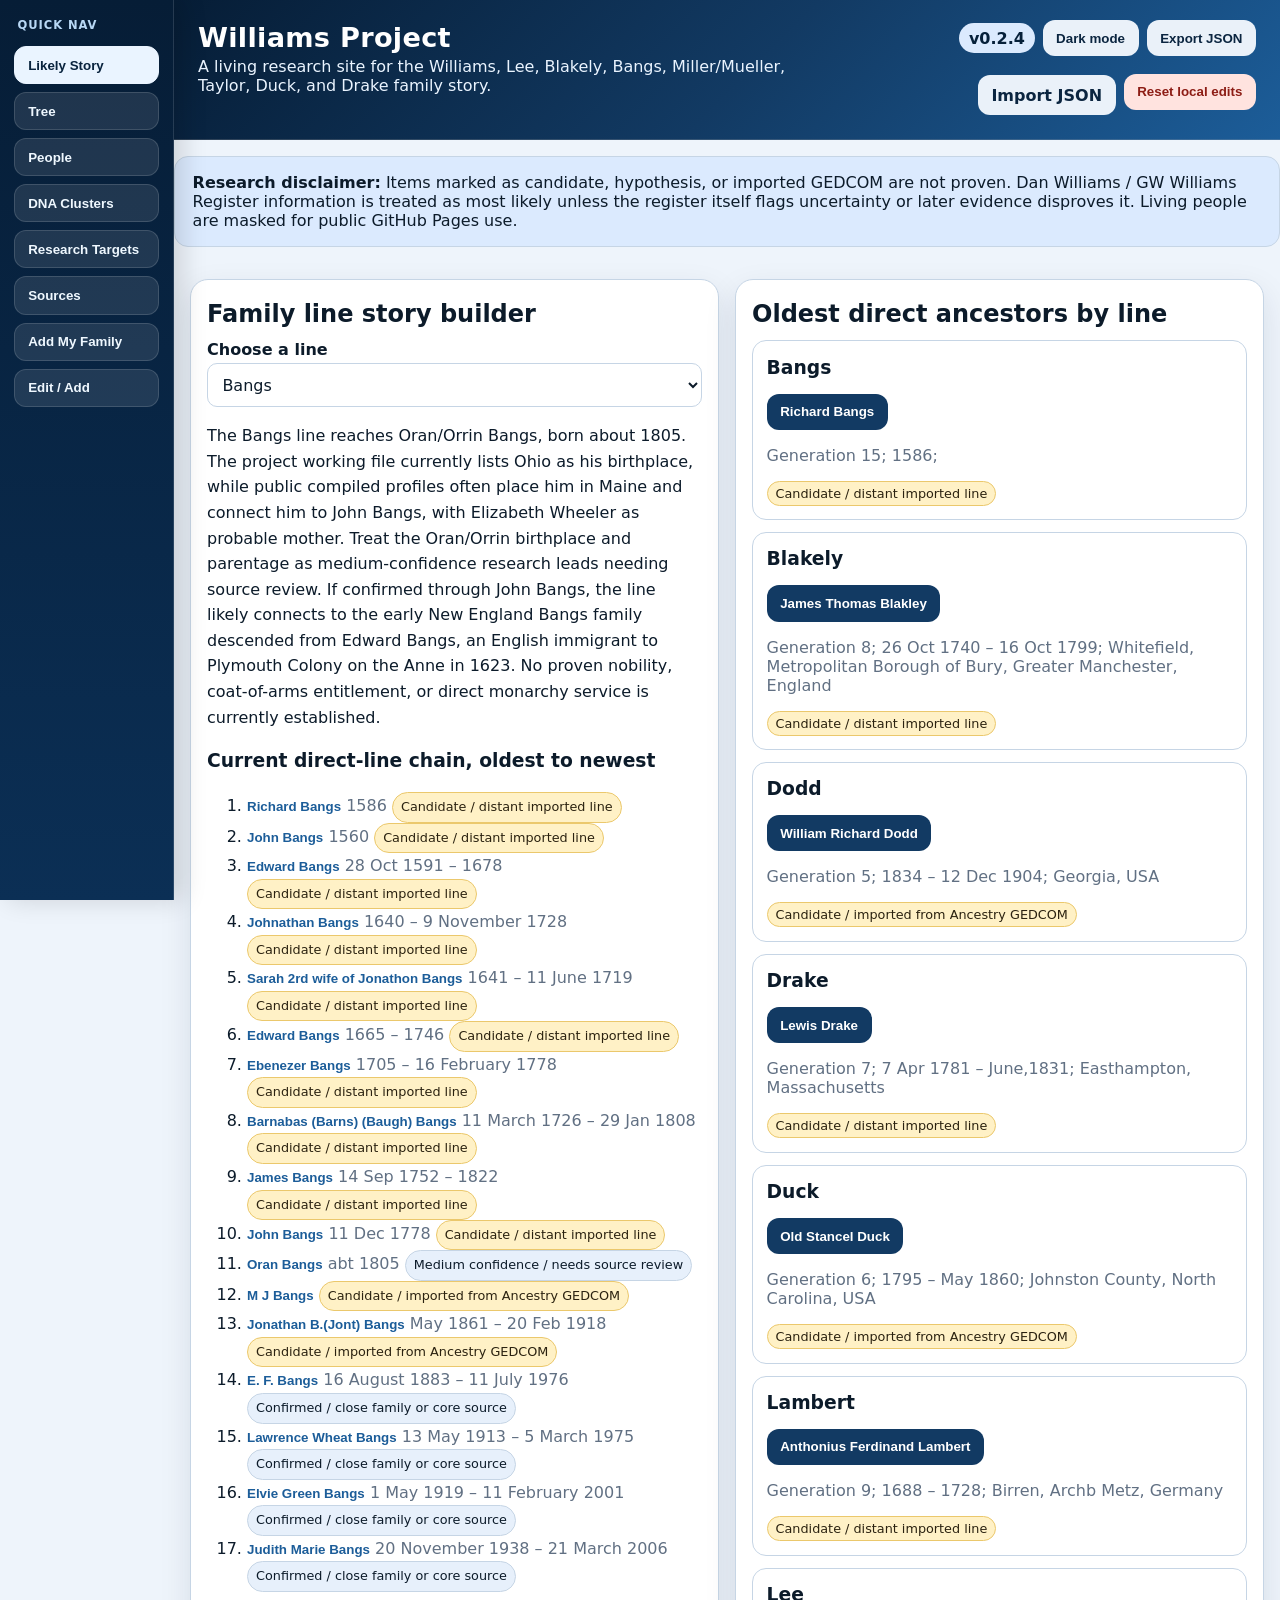
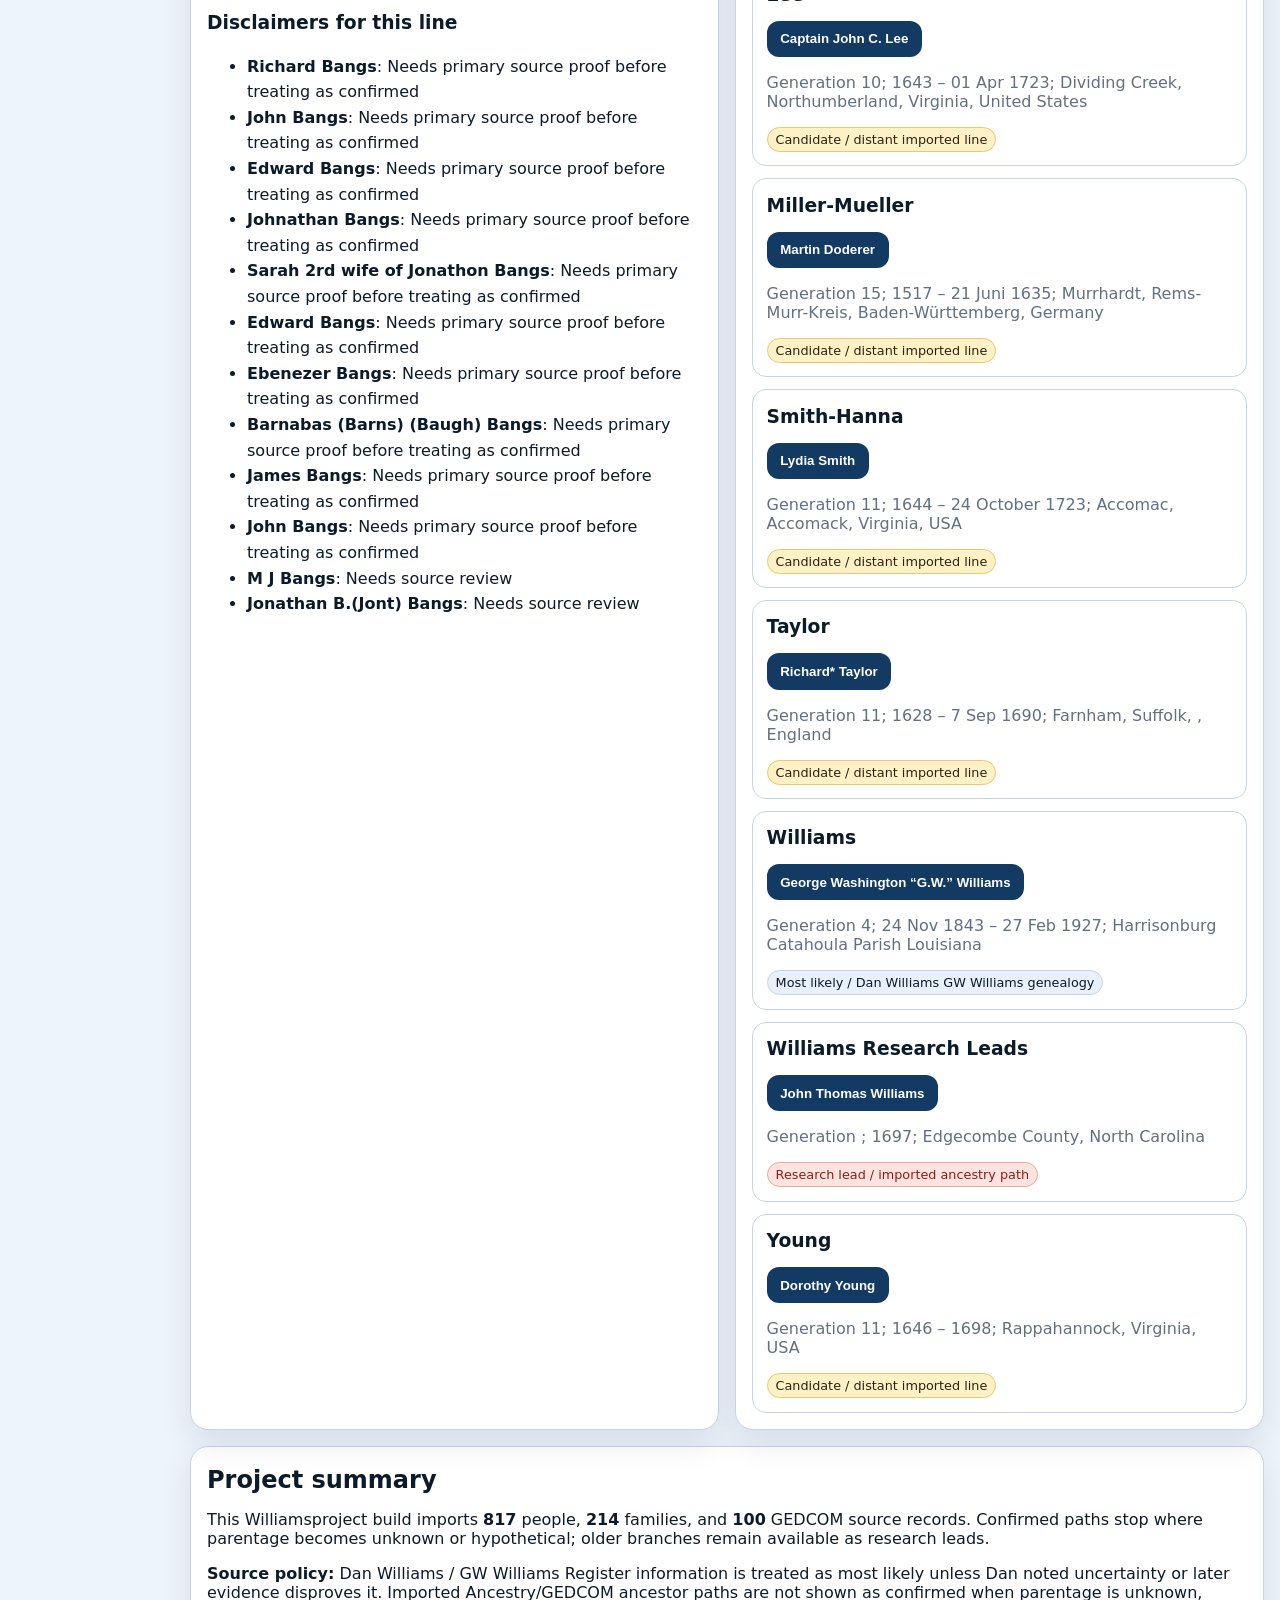
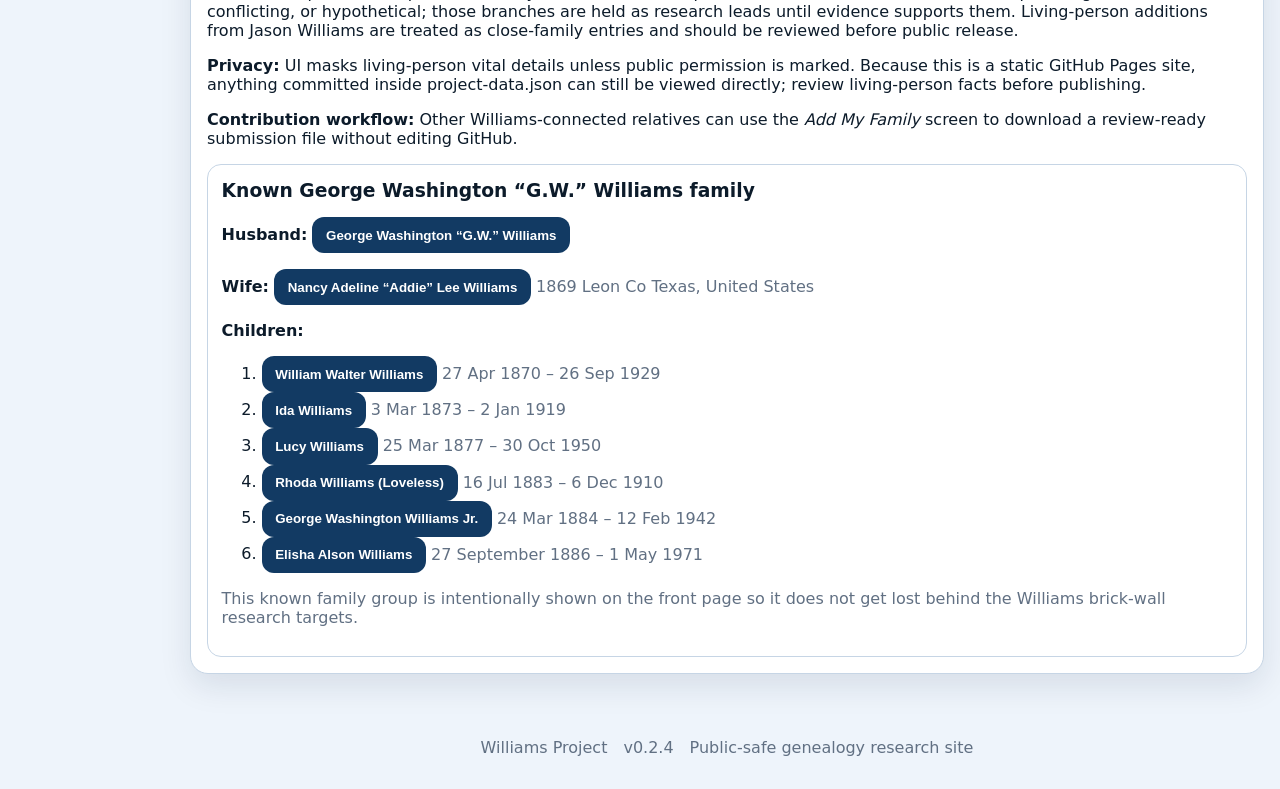
<file: index.html>
<!doctype html>
<html lang="en">
<head>
  <meta charset="utf-8" />
  <meta name="viewport" content="width=device-width, initial-scale=1" />
  <title>Williams Project</title>
  <link rel="stylesheet" href="assets/css/styles.css" />
</head>
<body>
  <header class="app-header">
    <div>
      <h1>Williams Project</h1>
      <p id="subtitle">A living research site for the Williams, Lee, Blakely, Bangs, Miller/Mueller, Taylor, Duck, and Drake family story.</p>
    </div>
    <div class="header-actions">
      <span class="badge" id="versionBadge">v0.2.3</span>
      <button id="themeToggle" class="secondary" type="button">Dark mode</button>
      <button id="exportBtn" class="secondary">Export JSON</button>
      <label class="file-btn secondary">Import JSON<input id="importFile" type="file" accept="application/json" hidden></label>
      <button id="resetBtn" class="danger">Reset local edits</button>
    </div>
  </header>

  <section class="notice">
    <strong>Research disclaimer:</strong> Items marked as candidate, hypothesis, or imported GEDCOM are not proven. Dan Williams / GW Williams Register information is treated as most likely unless the register itself flags uncertainty or later evidence disproves it. Living people are masked for public GitHub Pages use.
  </section>

  <nav class="tabs" aria-label="Main sections">
    <button data-tab="story" class="active">Likely Story</button>
    <button data-tab="tree">Tree</button>
    <button data-tab="people">People</button>
    <button data-tab="dna">DNA Clusters</button>
    <button data-tab="research">Research Targets</button>
    <button data-tab="sources">Sources</button>
    <button data-tab="contribute">Add My Family</button>
    <button data-tab="edit">Edit / Add</button>
  </nav>

  <main>
    <section id="story" class="tab-panel active">
      <div class="grid two">
        <div class="card">
          <h2>Family line story builder</h2>
          <label>Choose a line</label>
          <select id="lineSelect"></select>
          <div id="lineStory" class="story-box"></div>
        </div>
        <div class="card">
          <h2>Oldest direct ancestors by line</h2>
          <div id="oldestLines" class="stack"></div>
        </div>
      </div>
      <div class="card">
        <h2>Project summary</h2>
        <div id="projectSummary"></div>
      </div>
    </section>

    <section id="tree" class="tab-panel">
      <div class="grid side">
        <aside class="card">
          <h2>Find a person</h2>
          <input id="treeSearch" type="search" placeholder="Search name, surname, place..." />
          <div id="treeResults" class="result-list"></div>
        </aside>
        <div class="card">
          <div id="personDetail"></div>
          <h3 id="ancestorPathTitle">Ancestor path</h3>
          <div id="ancestorPath" class="path"></div>
          <h3>Parents, spouses, children</h3>
          <div id="familyPanel"></div>
          <h3>Pedigree view</h3>
          <div id="pedigree" class="pedigree"></div>
        </div>
      </div>
    </section>

    <section id="people" class="tab-panel">
      <div class="card">
        <h2>People table</h2>
        <div class="toolbar">
          <input id="peopleSearch" type="search" placeholder="Filter table..." />
          <select id="confidenceFilter"><option value="">All confidence levels</option></select>
          <select id="lineFilter"><option value="">All lines</option></select>
        </div>
        <div class="table-wrap"><table id="peopleTable"></table></div>
      </div>
    </section>

    <section id="dna" class="tab-panel">
      <div class="card">
        <h2>DNA clusters</h2>
        <div id="dnaList" class="stack"></div>
      </div>
    </section>

    <section id="research" class="tab-panel">
      <div class="card">
        <h2>Research targets</h2>
        <p class="muted">Work these targets directly from this screen. Change priority/status, save notes, copy the target summary, and open source links in a new tab. Browser edits are local until you export JSON and publish it.</p>
        <div id="researchList" class="stack"></div>
      </div>
    </section>

    <section id="sources" class="tab-panel">
      <div class="card">
        <h2>Sources</h2>
        <input id="sourceSearch" type="search" placeholder="Search sources..." />
        <div id="sourceList" class="stack"></div>
      </div>
    </section>

    <section id="contribute" class="tab-panel">
      <div class="grid two">
        <div class="card">
          <h2>Add My Family to the Williams Project</h2>
          <p>This form is for Williams-connected relatives, Lee/Blakely collateral relatives, DNA matches, and family researchers. It creates a review file instead of directly changing the public tree.</p>
          <form id="familySubmissionForm">
            <label>Your name<input name="submitterName" required placeholder="Full name"></label>
            <label>Email<input name="submitterEmail" type="email" placeholder="name@example.com"></label>
            <label><input type="checkbox" name="contactOk" checked> Jason may contact me about this submission</label>
            <label>How do you connect?
              <select name="knownAncestor">
                <option>Descendant of George Washington Williams</option>
                <option>Descendant of Nancy Adeline “Addie” Lee</option>
                <option>Lee family connection</option>
                <option>Blakely / Blakeley / Blakeney family connection</option>
                <option>Williams DNA match / connection unknown</option>
                <option>Other connected family</option>
                <option>Not sure yet</option>
              </select>
            </label>
            <label>Connection path<textarea name="connectionPath" rows="5" placeholder="Me → my parent → my grandparent → George Washington Williams"></textarea></label>
            <label>Family members to add<textarea name="familyMembers" rows="8" placeholder="Add one person per line with dates, places, spouse, parents, children, and whether living/private."></textarea></label>
            <label>DNA information<textarea name="dna" rows="4" placeholder="GEDmatch kit, FTDNA kit, Ancestry username, Y-DNA level, cM, chromosome segment, etc."></textarea></label>
            <label>Surnames<input name="surnames" placeholder="Williams, Lee, Blakely, Harman, Poole..."></label>
            <label>Locations<input name="locations" placeholder="Catahoula LA, Newton MS, Leon TX, Freestone TX..."></label>
            <label>Sources / documents<textarea name="sources" rows="5" placeholder="Census, Bible record, obituary, photo, deed, probate file, Find A Grave, WikiTree, Ancestry, etc."></textarea></label>
            <label>Public display permission
              <select name="publicPermission">
                <option>Hide living people by default</option>
                <option>Show initials only for living people</option>
                <option>Show full name only where permission is clearly given</option>
              </select>
            </label>
            <label>Notes<textarea name="notes" rows="4"></textarea></label>
            <button type="submit">Download family submission file</button>
          </form>
        </div>
        <div class="card">
          <h2>Contributor guide</h2>
          <p><strong>Best evidence:</strong> original records, census images, marriage records, probate, deeds, military records, cemetery records, Bible pages, and DNA segment details.</p>
          <p><strong>Privacy:</strong> living people should be hidden or reviewed before public display. A static GitHub Pages site cannot truly protect private facts once they are committed to the repository.</p>
          <p><strong>Research status:</strong> unproven Williams parentage, Sarah Williams/Lee, Samuel Williams, and older Williams chains stay as research leads until supported by records or DNA.</p>
        </div>
      </div>
    </section>

    <section id="edit" class="tab-panel">
      <div class="grid two">
        <div class="card">
          <h2>Edit selected person</h2>
          <p class="muted">Edits save to this browser. Use <strong>Export JSON</strong> and replace <code>assets/data/project-data.json</code> in GitHub to publish changes.</p>
          <form id="editForm"></form>
        </div>
        <div class="card">
          <h2>Add person / claim</h2>
          <form id="addPersonForm">
            <label>Name<input name="name" required placeholder="Full name"></label>
            <label>Surname<input name="surn" placeholder="Surname"></label>
            <label>Sex<select name="sex"><option value="">Unknown</option><option value="M">Male</option><option value="F">Female</option></select></label>
            <label>Line tag<select name="lineTag" id="addLineTag"><option value="">No line tag</option></select></label>
            <label>Public label for living/private display<input name="publicLabel" placeholder="Living Williams descendant"></label>
            <label><input type="checkbox" name="living"> Living person</label>
            <label><input type="checkbox" name="publicPermission"> Permission to show full name/details publicly</label>
            <label>Relationship to selected person<select name="relationship"><option value="none">No relationship yet</option><option value="parent">Parent of selected person</option><option value="child">Child of selected person</option><option value="spouse">Spouse of selected person</option></select></label>
            <label>Birth date<input name="birthDate" placeholder="24 Nov 1843"></label>
            <label>Birth place<input name="birthPlace" placeholder="County, State"></label>
            <label>Death date<input name="deathDate"></label>
            <label>Confidence<select name="confidence" id="addConfidence"></select></label>
            <label>Research note<textarea name="note" rows="5" placeholder="Why this person might belong; evidence needed"></textarea></label>
            <button type="submit">Add person</button>
          </form>
          <hr>
          <h3>Add research target</h3>
          <form id="addTargetForm">
            <label>Title<input name="title" required></label>
            <label>Priority<select name="priority"><option>High</option><option>Medium</option><option>Low</option></select></label>
            <label>Status<input name="status" value="Open"></label>
            <label>Summary<textarea name="summary" rows="4"></textarea></label>
            <label>Source links <span class="muted">one per line: Label | URL | Why useful</span><textarea name="links" rows="5"></textarea></label>
            <button type="submit">Add target</button>
          </form>
        </div>
      </div>
    </section>
  </main>

  <footer>
    <span>Williams Project</span><span id="footerVersion"></span><span>Public-safe genealogy research site</span>
  </footer>

  <script src="assets/js/app.js"></script>
</body>
</html>
</file>
<file: assets/css/styles.css>
:root{
  --bg:#eef4fb;--panel:#ffffff;--ink:#0c1b2a;--muted:#617083;--line:#c6d5e5;
  --accent:#123a63;--accent2:#1c5d99;--accent3:#dbeafe;--danger:#a33b31;--chip:#e7f0fb;
  --shadow:0 12px 32px rgba(6,32,62,.10);--navW:174px;
}
:root[data-theme="dark"]{
  --bg:#071422;--panel:#0d2135;--ink:#eef6ff;--muted:#a9bdd2;--line:#254663;
  --accent:#5fb3ff;--accent2:#8cc9ff;--accent3:#102b46;--danger:#ff8f82;--chip:#153454;
  --shadow:0 14px 34px rgba(0,0,0,.34);
}
*{box-sizing:border-box}html{scroll-behavior:smooth}body{margin:0;font-family:ui-sans-serif,system-ui,-apple-system,Segoe UI,Roboto,Arial,sans-serif;background:var(--bg);color:var(--ink);padding-left:var(--navW)}
a{color:var(--accent2)}
.app-header{display:flex;justify-content:space-between;gap:1rem;align-items:flex-start;padding:1.25rem 1.5rem;background:linear-gradient(135deg,#061d36,#123a63 52%,#1c5d99);color:white;border-bottom:1px solid rgba(255,255,255,.16)}
.app-header h1{margin:.1rem 0;font-size:clamp(1.7rem,2vw,2.7rem);letter-spacing:.01em}.app-header p{margin:.3rem 0 0;max-width:900px;color:#eaf4ff}.header-actions{display:flex;gap:.5rem;align-items:center;flex-wrap:wrap;justify-content:flex-end}.badge{background:#dbeafe;color:#06203a;border-radius:999px;padding:.35rem .6rem;font-weight:800}.notice{margin:1rem auto;max-width:1400px;background:var(--accent3);border:1px solid var(--line);border-radius:14px;padding:1rem 1.1rem;color:var(--ink)}
.tabs{position:fixed;top:0;left:0;bottom:0;z-index:5;width:var(--navW);display:flex;flex-direction:column;gap:.5rem;overflow:auto;padding:.85rem;background:linear-gradient(180deg,#061d36,#0b2f55);border-right:1px solid rgba(255,255,255,.13);box-shadow:8px 0 24px rgba(0,0,0,.14)}
.tabs:before{content:'Quick Nav';display:block;color:#b8d8f5;text-transform:uppercase;font-size:.72rem;letter-spacing:.08em;margin:.25rem .25rem .4rem;font-weight:800}.tabs button,.header-actions button,.file-btn,button{border:0;border-radius:12px;background:var(--accent);color:white;padding:.66rem .85rem;font-weight:750;cursor:pointer;transition:transform .12s ease,background .12s ease}.tabs button{width:100%;text-align:left;background:rgba(255,255,255,.10);border:1px solid rgba(255,255,255,.14);color:#eff8ff}.tabs button:hover,button:hover,.file-btn:hover{transform:translateY(-1px)}.tabs button.active{background:#eaf4ff;color:#09233e;border-color:#eaf4ff}.secondary{background:#eaf1f9!important;color:#0b2540!important}.danger{background:#ffe3df!important;color:#8d1d15!important}.file-btn{display:inline-block}.row-actions{display:flex;gap:.5rem;flex-wrap:wrap;margin-top:.5rem}
main{max-width:1400px;margin:0 auto;padding:1rem}.tab-panel{display:none}.tab-panel.active{display:block}.grid{display:grid;gap:1rem}.grid.two{grid-template-columns:repeat(2,minmax(0,1fr))}.grid.side{grid-template-columns:340px minmax(0,1fr)}.card{background:var(--panel);border:1px solid var(--line);border-radius:18px;box-shadow:var(--shadow);padding:1rem;margin-bottom:1rem}h2,h3,h4{margin:.2rem 0 .8rem}label{display:block;font-weight:750;margin:.7rem 0 .25rem}label input[type="checkbox"]{width:auto;margin-right:.4rem}input,select,textarea{width:100%;border:1px solid var(--line);border-radius:10px;padding:.65rem;background:var(--panel);color:var(--ink);font:inherit}textarea{resize:vertical}.toolbar{display:flex;gap:.5rem;align-items:center;margin-bottom:.8rem;flex-wrap:wrap}.toolbar>*{max-width:320px}.story-box{line-height:1.6}.stack{display:grid;gap:.75rem}.mini-card,.person-card,.source-card{border:1px solid var(--line);border-radius:14px;padding:.85rem;background:var(--panel)}.mini-card h3,.person-card h3{margin:.1rem 0 .35rem}.muted{color:var(--muted)}.chips{display:flex;gap:.35rem;flex-wrap:wrap;margin:.4rem 0}.chip{font-size:.8rem;border-radius:999px;background:var(--chip);padding:.25rem .5rem;border:1px solid var(--line);display:inline-block}.chip.warn{background:#fff1c6;border-color:#ebc86c;color:#2b2210}.chip.danger{background:#ffe0dd;border-color:#eaaa9e;color:#52100a}.result-list{max-height:70vh;overflow:auto}.result{padding:.6rem;border-bottom:1px solid var(--line);cursor:pointer}.result:hover{background:var(--accent3)}.result.active{background:var(--chip)}.person-title{display:flex;justify-content:space-between;gap:1rem;align-items:flex-start}.facts{display:grid;grid-template-columns:repeat(2,minmax(0,1fr));gap:.75rem;margin:.75rem 0}.fact{background:var(--accent3);border:1px solid var(--line);border-radius:14px;padding:.8rem}.family-list{display:grid;grid-template-columns:repeat(3,minmax(0,1fr));gap:.75rem}.pedigree ul{margin-top:.35rem}.pedigree button,.path button,.people table button,.family-list button,.story-box button{background:transparent;color:var(--accent2);padding:0;border-radius:0;text-align:left}.path{display:flex;gap:.45rem;flex-wrap:wrap;align-items:center}.table-wrap{overflow:auto}table{width:100%;border-collapse:collapse}th,td{border-bottom:1px solid var(--line);padding:.65rem;text-align:left;vertical-align:top}th{background:var(--accent3);position:sticky;top:0}hr{border:0;border-top:1px solid var(--line);margin:1rem 0}.research-card{border-left:5px solid var(--accent2)}.research-grid{display:grid;grid-template-columns:200px minmax(0,1fr);gap:.75rem}.source-links{display:flex;gap:.45rem;flex-wrap:wrap;margin:.4rem 0 .8rem}.source-link{display:inline-block;text-decoration:none;background:var(--accent3);border:1px solid var(--line);border-radius:999px;padding:.36rem .6rem;font-weight:750}.target-log{margin:.4rem 0 0;padding-left:1.2rem}.target-log li{margin:.25rem 0}footer{display:flex;gap:1rem;justify-content:center;color:var(--muted);padding:2rem 1rem}
@media(max-width:900px){body{padding-left:0;padding-bottom:88px}.app-header{flex-direction:column}.tabs{top:auto;left:0;right:0;bottom:0;width:auto;flex-direction:row;padding:.55rem;gap:.45rem}.tabs:before{display:none}.tabs button{white-space:nowrap;text-align:center}.grid.two,.grid.side,.family-list,.facts,.research-grid{grid-template-columns:1fr}.toolbar>*{max-width:none}}
</file>
